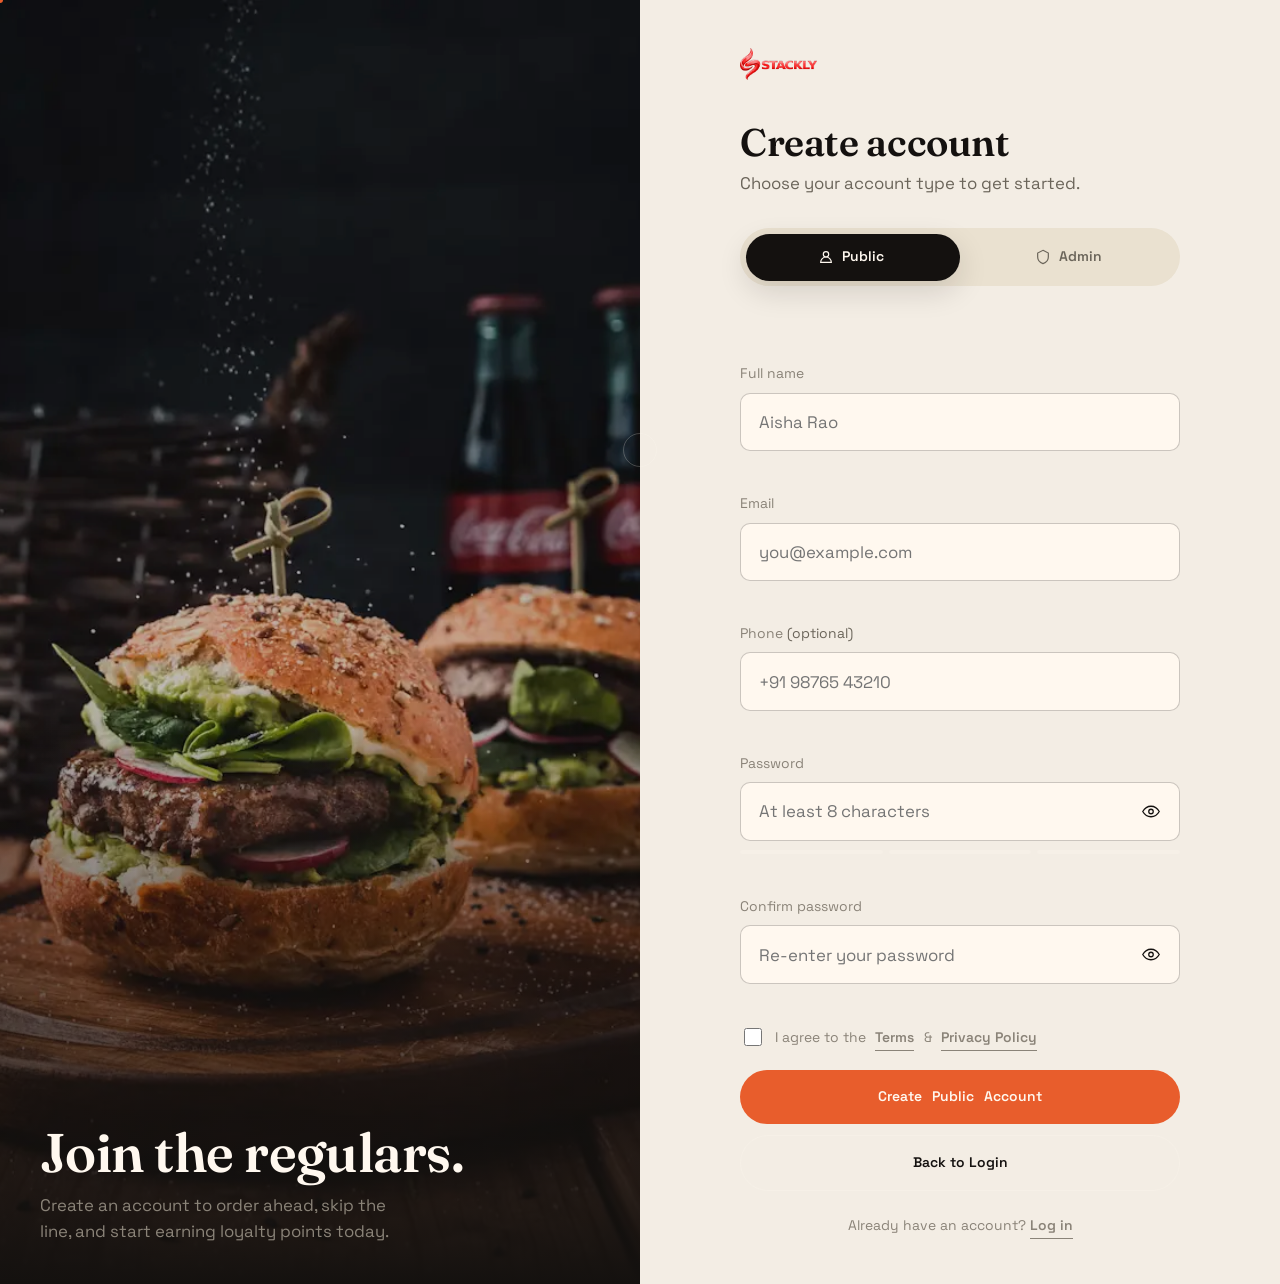
<file: create-account.html>
<!DOCTYPE html>
<html lang="en">
<head>
<meta charset="UTF-8">
<meta name="viewport" content="width=device-width, initial-scale=1.0">
<title>Create Account — Stackly</title>
<meta name="description" content="Create a Stackly account to order ahead, track your food live, and earn loyalty points on every visit.">
<link rel="icon" href="data:image/svg+xml,%3Csvg xmlns='http://www.w3.org/2000/svg' viewBox='0 0 48 48'%3E%3Crect width='48' height='48' rx='12' fill='%23E85D2C'/%3E%3Cpath d='M24 8c-1.4 6-7 8.5-7 15.5A7 7 0 0 0 24 30.5a7 7 0 0 0 7-7c0-2.4-1.2-3.6-2.4-4.8.6 2.4-1.2 3.6-2.4 3.6-1.8 0-3-1.4-3-3.4 0-3 2.4-4.8 2.4-8.6-.6-.8-1.2-1.6-1.6-2.3z' fill='%23FFF8EF'/%3E%3C/svg%3E">
<link rel="stylesheet" href="css/style.css">
<link rel="stylesheet" href="css/animations.css">
<link rel="stylesheet" href="css/responsive.css">
</head>
<body>

<div class="scroll-progress"></div>
<div class="page-transition"><img src="assets/logo/stackly-logo.webp" alt="Stackly" class="brand-logo brand-logo-transition"></div>
<div class="auth-spinner-overlay" id="auth-spinner">
  <div class="auth-spinner"></div>
  <div class="auth-spinner-text" id="auth-spinner-text">Creating your account\u2026</div>
</div>

<main class="auth-shell">
  <div class="auth-visual">
    <img src="assets/index15.webp" alt="Customers enjoying street food at night" onerror="handleImgError(this)">
    <div class="auth-visual-copy">
      <!-- <img src="assets/logo/stackly-logo.webp" alt="Stackly" class="brand-logo"> -->
      <h3>Join the regulars.</h3>
      <p style="color:var(--muted); margin-top:.7rem; max-width:32ch;">Create an account to order ahead, skip the line, and start earning loyalty points today.</p>
    </div>
  </div>

  <div class="auth-form-side">
    <div class="auth-card">
      <a href="index.html" class="brand">
        <img src="assets/logo/stackly-logo.webp" alt="Stackly" class="brand-logo">
      </a>
      <h1>Create account</h1>
      <p class="sub">Choose your account type to get started.</p>

      <div class="role-tabs" data-active="public" id="signup-role-tabs">
        <span class="role-tab-bg"></span>
        <button type="button" class="role-tab is-active" data-role="public">
          <svg viewBox="0 0 24 24" fill="none" stroke="currentColor" stroke-width="1.8"><circle cx="12" cy="8" r="4"/><path d="M4 20a8 8 0 0 1 16 0z"/></svg> Public
        </button>
        <button type="button" class="role-tab" data-role="admin">
          <svg viewBox="0 0 24 24" fill="none" stroke="currentColor" stroke-width="1.8"><path d="M12 2l8 4v6c0 5-3.4 8.4-8 10-4.6-1.6-8-5-8-10V6z"/></svg> Admin
        </button>
      </div>

      <div class="auth-alert" id="signup-alert"></div>

      <form id="create-account-form" novalidate>
        <input type="hidden" id="a-role" value="public">
        <div class="field">
          <label for="a-name">Full name</label>
          <input type="text" id="a-name" name="name" placeholder="Aisha Rao" autocomplete="name" required>
          <span class="field-msg"></span>
        </div>
        <div class="field">
          <label for="a-email">Email</label>
          <input type="email" id="a-email" name="email" placeholder="you@example.com" autocomplete="email" required>
          <span class="field-msg"></span>
        </div>
        <div class="field">
          <label for="a-phone">Phone <span style="color:var(--muted-2); font-weight:400;">(optional)</span></label>
          <input type="tel" id="a-phone" name="phone" placeholder="+91 98765 43210" autocomplete="tel">
          <span class="field-msg"></span>
        </div>
        <div class="field">
          <label for="a-password">Password</label>
          <div class="input-wrap">
            <input type="password" id="a-password" name="password" placeholder="At least 8 characters" autocomplete="new-password" required>
            <button type="button" class="pw-toggle" data-target="a-password" aria-label="Show password">
              <svg class="eye" viewBox="0 0 24 24" fill="none" stroke="currentColor" stroke-width="1.7"><path d="M1 12s4-7 11-7 11 7 11 7-4 7-11 7-11-7-11-7z"/><circle cx="12" cy="12" r="3"/></svg>
              <svg class="eye-off" viewBox="0 0 24 24" fill="none" stroke="currentColor" stroke-width="1.7"><path d="M17.9 17.9A10.6 10.6 0 0 1 12 20c-7 0-11-8-11-8a19 19 0 0 1 4.2-5.5M9.9 4.2A9.9 9.9 0 0 1 12 4c7 0 11 8 11 8a19 19 0 0 1-2.2 3.1"/><path d="M14.1 14.1a3 3 0 1 1-4.2-4.2"/><line x1="1" y1="1" x2="23" y2="23"/></svg>
            </button>
          </div>
          <div class="pw-strength"><i></i><i></i><i></i></div>
          <span class="pw-strength-label"></span>
          <span class="field-msg"></span>
        </div>
        <div class="field">
          <label for="a-confirm">Confirm password</label>
          <div class="input-wrap">
            <input type="password" id="a-confirm" name="confirmPassword" placeholder="Re-enter your password" autocomplete="new-password" required>
            <button type="button" class="pw-toggle" data-target="a-confirm" aria-label="Show password">
              <svg class="eye" viewBox="0 0 24 24" fill="none" stroke="currentColor" stroke-width="1.7"><path d="M1 12s4-7 11-7 11 7 11 7-4 7-11 7-11-7-11-7z"/><circle cx="12" cy="12" r="3"/></svg>
              <svg class="eye-off" viewBox="0 0 24 24" fill="none" stroke="currentColor" stroke-width="1.7"><path d="M17.9 17.9A10.6 10.6 0 0 1 12 20c-7 0-11-8-11-8a19 19 0 0 1 4.2-5.5M9.9 4.2A9.9 9.9 0 0 1 12 4c7 0 11 8 11 8a19 19 0 0 1-2.2 3.1"/><path d="M14.1 14.1a3 3 0 1 1-4.2-4.2"/><line x1="1" y1="1" x2="23" y2="23"/></svg>
            </button>
          </div>
          <span class="field-msg"></span>
        </div>
        <label class="checkbox-row" style="margin-bottom:1.3rem;">
          <input type="checkbox" id="a-terms" name="terms">
          I agree to the <a href="#" data-modal="terms" class="text-link" style="display:inline-flex;">Terms</a> &amp; <a href="#" data-modal="privacy" class="text-link" style="display:inline-flex;">Privacy Policy</a>
        </label>
        <button type="submit" class="btn btn-primary btn-block btn-shine">Create <span id="signup-role-label">Public</span> Account</button>
        <a href="login.html" class="btn btn-ghost btn-block auth-back-button">Back to Login</a>
      </form>

      <p class="form-alt">Already have an account? <a href="login.html" class="text-link" style="display:inline-flex;">Log in</a></p>
    </div>
  </div>
</main>

<div class="modal-overlay" id="legal-modal">
  <div class="modal-box">
    <button class="modal-close" aria-label="Close">&times;</button>
    <div class="modal-content" id="modal-content-privacy">
      <h3>Privacy Policy</h3>
      <p>Stackly collects only what we need to take and prepare your order: your name, contact details, and order history. We never sell this information to third parties.</p>
      <h4>What we collect</h4><p>Account details you provide, order activity, and general location when you use live-tracking features.</p>
      <h4>How we use it</h4><p>To fulfil orders, send order updates, and improve the menu based on what people actually order.</p>
      <h4>Your choices</h4><p>You can request a copy of your data or ask us to delete your account at any time from your dashboard settings.</p>
    </div>
    <div class="modal-content hidden" id="modal-content-terms">
      <h3>Terms &amp; Conditions</h3>
      <p>By ordering from Stackly you agree to pay the listed price at time of order and to collect your order within 20 minutes of the ready notification.</p>
      <h4>Cancellations</h4><p>Orders can be cancelled free of charge before the truck begins preparation; after that, cancellations are handled case by case.</p>
      <h4>Booking events</h4><p>Catering bookings require a 30% deposit to secure the date, refundable up to 7 days before the event.</p>
      <h4>Liability</h4><p>Please tell us about allergies before ordering — our trucks are small kitchens and cannot guarantee a completely allergen-free environment.</p>
    </div>
  </div>
</div>

<script src="https://cdnjs.cloudflare.com/ajax/libs/gsap/3.12.5/gsap.min.js"></script>
<script src="js/main.js"></script>
<script src="js/auth.js"></script>
<script src="js/validation.js"></script>
<script>
  document.addEventListener('DOMContentLoaded', function(){
    var tabs = document.querySelectorAll('#signup-role-tabs .role-tab');
    tabs.forEach(function(tab){
      tab.addEventListener('click', function(){
        document.getElementById('signup-role-label').textContent = tab.dataset.role === 'admin' ? 'Admin' : 'Public';
      });
    });
  });
</script>
</body>
</html>
</file>
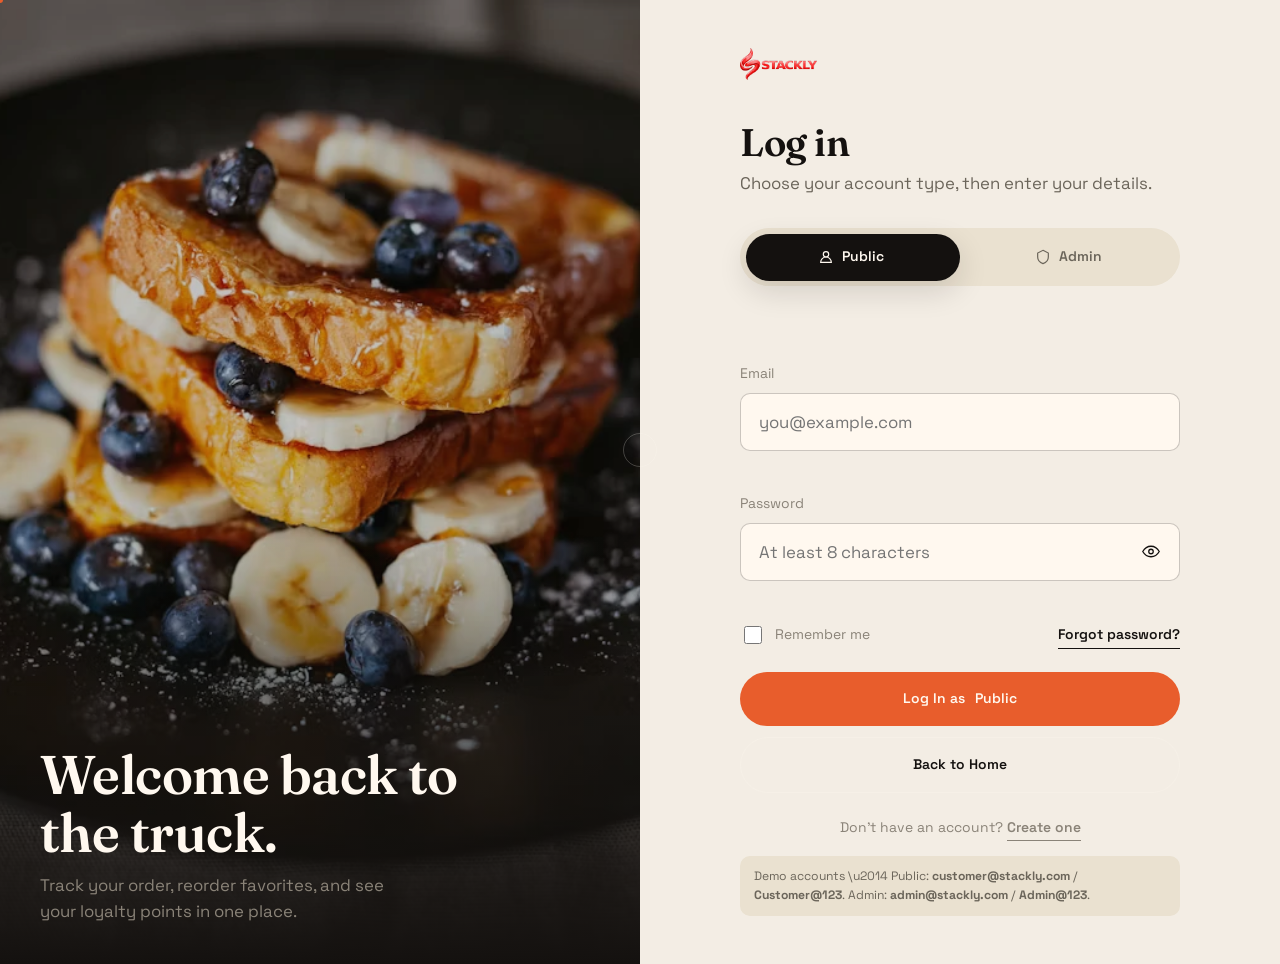
<file: login.html>
<!DOCTYPE html>
<html lang="en">
<head>
<meta charset="UTF-8">
<meta name="viewport" content="width=device-width, initial-scale=1.0">
<title>Log In — Stackly</title>
<meta name="description" content="Log in to your Stackly account to track orders, save favorites and earn loyalty points.">
<link rel="icon" href="data:image/svg+xml,%3Csvg xmlns='http://www.w3.org/2000/svg' viewBox='0 0 48 48'%3E%3Crect width='48' height='48' rx='12' fill='%23E85D2C'/%3E%3Cpath d='M24 8c-1.4 6-7 8.5-7 15.5A7 7 0 0 0 24 30.5a7 7 0 0 0 7-7c0-2.4-1.2-3.6-2.4-4.8.6 2.4-1.2 3.6-2.4 3.6-1.8 0-3-1.4-3-3.4 0-3 2.4-4.8 2.4-8.6-.6-.8-1.2-1.6-1.6-2.3z' fill='%23FFF8EF'/%3E%3C/svg%3E">
<link rel="stylesheet" href="css/style.css">
<link rel="stylesheet" href="css/animations.css">
<link rel="stylesheet" href="css/responsive.css">
</head>
<body>

<div class="scroll-progress"></div>
<div class="page-transition"><img src="assets/logo/stackly-logo.webp" alt="Stackly" class="brand-logo brand-logo-transition"></div>
<div class="auth-spinner-overlay" id="auth-spinner">
  <div class="auth-spinner"></div>
  <div class="auth-spinner-text" id="auth-spinner-text">Signing you in\u2026</div>
</div>

<main class="auth-shell">
  <div class="auth-visual">
    <img src="assets/index11.webp" alt="Stackly food truck at a city location" onerror="handleImgError(this)">
    <div class="auth-visual-copy">
      <!-- <img src="assets/logo/stackly-logo.webp" alt="Stackly" class="brand-logo"> -->
      <h3>Welcome back to the truck.</h3>
      <p style="color:var(--muted); margin-top:.7rem; max-width:32ch;">Track your order, reorder favorites, and see your loyalty points in one place.</p>
    </div>
  </div>

  <div class="auth-form-side">
    <div class="auth-card">
      <a href="index.html" class="brand">
        <img src="assets/logo/stackly-logo.webp" alt="Stackly" class="brand-logo">
      </a>
      <h1>Log in</h1>
      <p class="sub">Choose your account type, then enter your details.</p>

      <div class="role-tabs" data-active="public" id="login-role-tabs">
        <span class="role-tab-bg"></span>
        <button type="button" class="role-tab is-active" data-role="public">
          <svg viewBox="0 0 24 24" fill="none" stroke="currentColor" stroke-width="1.8"><circle cx="12" cy="8" r="4"/><path d="M4 20a8 8 0 0 1 16 0z"/></svg> Public
        </button>
        <button type="button" class="role-tab" data-role="admin">
          <svg viewBox="0 0 24 24" fill="none" stroke="currentColor" stroke-width="1.8"><path d="M12 2l8 4v6c0 5-3.4 8.4-8 10-4.6-1.6-8-5-8-10V6z"/></svg> Admin
        </button>
      </div>

      <div class="auth-alert" id="login-alert"></div>

      <form id="login-form" novalidate>
        <input type="hidden" id="l-role" value="public">
        <div class="field">
          <label for="l-email">Email</label>
          <input type="email" id="l-email" name="email" placeholder="you@example.com" autocomplete="email" required>
          <span class="field-msg"></span>
        </div>
        <div class="field">
          <label for="l-password">Password</label>
          <div class="input-wrap">
            <input type="password" id="l-password" name="password" placeholder="At least 8 characters" autocomplete="current-password" required>
            <button type="button" class="pw-toggle" data-target="l-password" aria-label="Show password">
              <svg class="eye" viewBox="0 0 24 24" fill="none" stroke="currentColor" stroke-width="1.7"><path d="M1 12s4-7 11-7 11 7 11 7-4 7-11 7-11-7-11-7z"/><circle cx="12" cy="12" r="3"/></svg>
              <svg class="eye-off" viewBox="0 0 24 24" fill="none" stroke="currentColor" stroke-width="1.7"><path d="M17.9 17.9A10.6 10.6 0 0 1 12 20c-7 0-11-8-11-8a19 19 0 0 1 4.2-5.5M9.9 4.2A9.9 9.9 0 0 1 12 4c7 0 11 8 11 8a19 19 0 0 1-2.2 3.1"/><path d="M14.1 14.1a3 3 0 1 1-4.2-4.2"/><line x1="1" y1="1" x2="23" y2="23"/></svg>
            </button>
          </div>
          <span class="field-msg"></span>
        </div>
        <div class="form-foot">
          <label class="checkbox-row"><input type="checkbox" name="remember"> Remember me</label>
          <a href="404.html" class="text-link">Forgot password?</a>
        </div>
        <button type="submit" class="btn btn-primary btn-block btn-shine">Log In as <span id="login-role-label">Public</span></button>
        <a href="index.html" class="btn btn-ghost btn-block auth-back-button">Back to Home</a>
      </form>

      <p class="form-alt">Don't have an account? <a href="create-account.html" class="text-link" style="display:inline-flex;">Create one</a></p>
      <p class="auth-demo-hint">Demo accounts \u2014 Public: <strong>customer@stackly.com</strong> / <strong>Customer@123</strong>. Admin: <strong>admin@stackly.com</strong> / <strong>Admin@123</strong>.</p>
    </div>
  </div>
</main>

<script src="https://cdnjs.cloudflare.com/ajax/libs/gsap/3.12.5/gsap.min.js"></script>
<script src="js/main.js"></script>
<script src="js/auth.js"></script>
<script src="js/validation.js"></script>
<script>
  document.addEventListener('DOMContentLoaded', function(){
    var params = new URLSearchParams(window.location.search);
    var role = params.get('role');
    if(role === 'admin' || role === 'public'){
      var tab = document.querySelector('#login-role-tabs .role-tab[data-role="' + role + '"]');
      if(tab) tab.click();
    }
    if(params.get('registered') === '1'){
      showAuthAlert('login-alert', 'Account created successfully. Please log in below.', true);
    }
  });
</script>
</body>
</html>
</file>
<file: css/style.css>
/* ==========================================================================
   ROAM — Food Truck Business
   Core design system: tokens, reset, layout, components
   ========================================================================== */

@import url('https://fonts.googleapis.com/css2?family=Fraunces:ital,opsz,wght@0,9..144,300;0,9..144,400;0,9..144,500;0,9..144,600;0,9..144,700;1,9..144,400;1,9..144,500&family=Space+Grotesk:wght@400;500;600;700&display=swap');

:root{
  /* ---- Color tokens ---- */
  --ink:            #14110F;   /* primary dark background */
  --ink-2:          #1C1814;   /* slightly lifted dark surface */
  --ink-3:          #262019;   /* card surface on dark */
  --cream:          #F3EDE4;   /* light background */
  --cream-2:        #EAE1D0;   /* light surface, secondary */
  --paper:          #FFF8EF;   /* text on dark / light surface accents */
  --flame:          #E85D2C;   /* primary accent — fire / citrus */
  --flame-dark:     #B84420;
  --flame-soft:     rgba(232,93,44,.16);
  --herb:           #2F5D50;   /* secondary accent — fresh / herb */
  --herb-light:     #4F8A76;
  --muted:          #8A8378;   /* warm grey, secondary text on dark */
  --muted-2:        #6B655A;   /* secondary text on light */
  --line:           rgba(255,248,239,.12);
  --line-strong:    rgba(255,248,239,.22);
  --line-dark:      rgba(20,17,15,.12);
  --line-dark-strong:rgba(20,17,15,.22);
  --shadow-lift:    0 20px 60px rgba(0,0,0,.35);
  --shadow-soft:    0 10px 30px rgba(20,17,15,.14);

  /* ---- Type ---- */
  --font-display: 'Fraunces', serif;
  --font-body: 'Space Grotesk', sans-serif;

  --step--1: clamp(0.78rem, 0.75rem + 0.15vw, 0.88rem);
  --step-0:  clamp(0.95rem, 0.9rem + 0.2vw, 1.05rem);
  --step-1:  clamp(1.15rem, 1.05rem + 0.4vw, 1.3rem);
  --step-2:  clamp(1.4rem, 1.2rem + 0.7vw, 1.75rem);
  --step-3:  clamp(1.8rem, 1.5rem + 1.2vw, 2.4rem);
  --step-4:  clamp(2.3rem, 1.8rem + 2vw, 3.4rem);
  --step-5:  clamp(3rem, 2.2rem + 3.2vw, 5rem);
  --step-6:  clamp(3.8rem, 2.6rem + 5vw, 7.2rem);

  /* ---- Layout ---- */
  --container: 1320px;
  --gutter: clamp(1.25rem, 4vw, 3rem);
  --radius-sm: 10px;
  --radius-md: 18px;
  --radius-lg: 28px;
  --radius-pill: 999px;
  --nav-h: 64px;
  --ease-out: cubic-bezier(.16,.84,.44,1);
  --ease-in-out: cubic-bezier(.65,0,.35,1);
}

/* ---------------------------------------------------------------------- */
/* Reset                                                                   */
/* ---------------------------------------------------------------------- */
*, *::before, *::after{ box-sizing: border-box; }
html{ scroll-behavior: smooth; }
html, body{ max-width: 100%; overflow-x: hidden; }
body{
  margin:0;
  background: var(--ink);
  color: var(--paper);
  font-family: var(--font-body);
  font-size: var(--step-0);
  line-height: 1.55;
  -webkit-font-smoothing: antialiased;
  text-rendering: optimizeLegibility;
}
img, svg, video, canvas{ display:block; max-width:100%; height:auto; }
a{ color: inherit; text-decoration: none; }
button, input, select, textarea{ font: inherit; color: inherit; }
button{ cursor:pointer; background:none; border:none; }
ul, ol{ list-style:none; margin:0; padding:0; }
h1,h2,h3,h4,p,figure{ margin:0; }
input, textarea{ background:none; border:none; outline:none; }
::selection{ background: var(--flame); color: var(--paper); }

h1,h2,h3,h4{
  font-family: var(--font-display);
  font-weight: 600;
  line-height: 1.05;
  letter-spacing: -0.01em;
}

.container{
  width: 100%;
  max-width: var(--container);
  margin-inline: auto;
  padding-inline: var(--gutter);
}

.section{
  position: relative;
  padding-block: clamp(4rem, 9vw, 8rem);
}
.section-light{ background: var(--cream); color: var(--ink); }
.section-dark{ background: var(--ink); color: var(--paper); }

.section-head{
  display:flex;
  flex-wrap: wrap;
  justify-content: space-between;
  align-items: flex-end;
  gap: 1.5rem;
  margin-bottom: clamp(2rem, 5vw, 3.5rem);
}
.section-head .kicker{
  display:block;
  font-size: var(--step--1);
  color: var(--flame);
  font-weight: 600;
  margin-bottom: .6rem;
}
.section-head h2{ font-size: var(--step-4); max-width: 18ch; }
.section-head p{ max-width: 42ch; color: var(--muted); }
.section-light .section-head p{ color: var(--muted-2); }

/* ---------------------------------------------------------------------- */
/* Buttons                                                                 */
/* ---------------------------------------------------------------------- */
.btn{
  position: relative;
  display: inline-flex;
  align-items: center;
  justify-content: center;
  gap: .6rem;
  padding: 1rem 1.9rem;
  border-radius: var(--radius-pill);
  font-weight: 600;
  font-size: var(--step--1);
  white-space: nowrap;
  isolation: isolate;
  overflow: hidden;
  transition: transform .4s var(--ease-out), box-shadow .4s var(--ease-out), background .3s ease, color .3s ease;
}
.btn-primary{
  background: var(--flame);
  color: var(--paper);
}
.btn-primary:hover{ box-shadow: 0 14px 34px var(--flame-soft); transform: translateY(-2px); }
.btn-ghost{
  background: transparent;
  border: 1px solid var(--line-strong);
  color: inherit;
}
.section-light .btn-ghost{ border-color: var(--line-dark-strong); }
.btn-ghost:hover{ background: var(--paper); color: var(--ink); border-color: var(--paper); }
.section-light .btn-ghost:hover{ background: var(--ink); color: var(--paper); border-color: var(--ink); }
.btn-dark{ background: var(--ink); color: var(--paper); }
.btn-dark:hover{ transform: translateY(-2px); box-shadow: var(--shadow-soft); }
.btn-block{ width:100%; }
.btn[disabled]{ opacity:.5; pointer-events:none; }

.btn-shine::after{
  content:'';
  position:absolute; inset:0;
  background: linear-gradient(115deg, transparent 20%, rgba(255,255,255,.35) 40%, transparent 60%);
  transform: translateX(-120%);
}
.btn-shine:hover::after{ transform: translateX(120%); transition: transform .8s var(--ease-out); }

.text-link{
  position: relative;
  display:inline-flex;
  align-items:center;
  gap:.5rem;
  font-weight:600;
  font-size: var(--step--1);
}
.text-link::after{
  content:'';
  position:absolute; left:0; right:0; bottom:-3px;
  height:1px; background: currentColor;
  transform: scaleX(1); transform-origin: right;
  transition: transform .4s var(--ease-out);
}
.text-link:hover::after{ transform: scaleX(0); transform-origin: left; }

/* ---------------------------------------------------------------------- */
/* Navbar                                                                  */
/* ---------------------------------------------------------------------- */
.navbar{
  position: fixed; top:0; left:0; right:0; z-index: 500;
  height: var(--nav-h);
  display:flex; align-items:center;
  transition: background .45s var(--ease-out), border-color .45s var(--ease-out), backdrop-filter .45s ease;
  border-bottom: 1px solid transparent;
}
.navbar.is-scrolled{
  background: rgba(20,17,15,.72);
  backdrop-filter: blur(16px) saturate(140%);
  -webkit-backdrop-filter: blur(16px) saturate(140%);
  border-bottom-color: var(--line);
}
.navbar .container{ display:flex; align-items:center; justify-content:space-between; gap: 1.5rem; }

.brand{ display:flex; align-items:center; gap:.6rem; flex-shrink:0; }
.brand-mark{ display:flex; align-items:center; justify-content:center; }
.brand-mark svg{ width: 40px; height: 40px; }
.brand-logo{ display:block; height: 34px; width:auto; object-fit:contain; }
.navbar .brand-logo{ height: 52px; }
.mobile-menu-top .brand-logo{ height: 30px; }
.footer-brand .brand-logo{ height: 40px; margin-bottom: .2rem; }
.auth-card .brand-logo{ height: 32px; margin-bottom: .4rem; }
.auth-visual-copy .brand-logo{ height: 34px; margin-bottom: 1rem; }
.error-nav .brand-logo{ height: 32px; }
.dash-topbar .brand-logo{ height: 28px; }
.brand-logo-transition{ height: 46px; }
.page-transition .brand-logo-transition{ filter: brightness(0) invert(1); }

.nav-links{ display:flex; align-items:center; gap: clamp(1.1rem, 2vw, 2.1rem); }
.nav-links a{
  position:relative;
  font-size: var(--step--1);
  font-weight: 500;
  color: var(--muted);
  padding-block: .4rem;
  transition: color .3s ease;
}
.nav-links a::after{
  content:''; position:absolute; left:0; bottom:0; width:100%; height:2px;
  background: var(--flame); transform: scaleX(0); transform-origin:left;
  transition: transform .35s var(--ease-out);
}
.nav-links a:hover, .nav-links a.is-active{ color: var(--paper); }
.nav-links a.is-active::after{ transform: scaleX(1); }

.nav-actions{ display:flex; align-items:center; gap: .9rem; }
.nav-actions .btn{ padding: .8rem 1.5rem; }

.hamburger{
  display:none;
  width: 44px; height: 40px;
  border-radius: 11px;
  align-items:center; justify-content:center;
  border: 0;
  background: transparent;
  flex-direction: column; gap:5px;
}
.hamburger span{ width: 23px; height: 3px; border-radius: 999px; background: var(--paper); transition: transform .35s var(--ease-out), opacity .3s ease; }
.hamburger.is-open span:nth-child(1){ transform: translateY(7px) rotate(45deg); }
.hamburger.is-open span:nth-child(2){ opacity:0; }
.hamburger.is-open span:nth-child(3){ transform: translateY(-7px) rotate(-45deg); }

.mobile-menu{
  position: fixed; inset:0; z-index: 600;
  background: var(--ink);
  display:flex; flex-direction:column;
  padding: 1.6rem var(--gutter) 2.5rem;
  transform: translateY(-100%);
  visibility: hidden;
}
.mobile-menu.is-open{ visibility: visible; }
.mobile-menu-top{ display:flex; align-items:center; justify-content:space-between; }
.mobile-menu-links{ margin-top: clamp(2rem,8vh,4rem); display:flex; flex-direction:column; gap: .3rem; }
.mobile-menu-links a{
  font-family: var(--font-display);
  font-size: clamp(2.1rem, 10vw, 3.4rem);
  font-weight: 500;
  padding-block: .35rem;
  border-bottom: 1px solid var(--line);
  color: var(--paper);
}
.mobile-menu-links a.is-active{
  color: var(--flame);
  border-bottom-color: var(--flame);
}
.mobile-menu-actions{ margin-top: auto; display:flex; flex-direction:column; gap: .9rem; padding-top: 2rem; }
.mobile-menu .close-btn{ width:46px;height:46px;border-radius:50%;border:1px solid var(--line-strong); display:flex; align-items:center; justify-content:center; }

body.menu-open{ overflow: hidden; }

/* ---------------------------------------------------------------------- */
/* Loading screen                                                          */
/* ---------------------------------------------------------------------- */
.loader{
  position: fixed; inset:0; z-index: 9999;
  background: var(--ink);
  display:grid; place-items:center;
}
.loader-grid{
  display:grid;
  grid-template-columns: repeat(6, 1fr);
  grid-template-rows: repeat(4, 1fr);
  gap: 8px;
  width: min(80vw, 620px);
  height: min(52vw, 340px);
}
.loader-block{
  border-radius: 12px;
  background: var(--ink-3);
  opacity:0;
  overflow: hidden;
  position:relative;
}
.loader-block img{ width:100%; height:100%; object-fit:cover; }
.loader-block.b-logo{ grid-column: span 3; grid-row: span 2; display:flex; align-items:center; justify-content:center; background: var(--paper); padding: 10%; }
.loader-block.b-logo img{ width:100%; height:100%; object-fit:contain; }
.loader-block.b-pct{ grid-column: span 3; display:flex; align-items:center; justify-content:center; background: var(--herb); }
.loader-pct{ font-family: var(--font-display); font-size: clamp(1.4rem,4vw,2.2rem); color: var(--paper); font-weight:600; }
.loader-caption{
  position:absolute; bottom: 6%; left:0; right:0; text-align:center;
  font-size: var(--step--1); color: var(--muted); letter-spacing:.02em;
}

/* ---------------------------------------------------------------------- */
/* Cursor                                                                  */
/* ---------------------------------------------------------------------- */
.cursor-dot, .cursor-ring{
  position: fixed; top:0; left:0; pointer-events:none; z-index: 4000;
  border-radius: 50%;
  transform: translate(-50%,-50%);
  will-change: transform;
}
.cursor-dot{ width:6px; height:6px; background: var(--flame); }
.cursor-ring{ width:34px; height:34px; border:1px solid var(--line-strong); transition: width .3s var(--ease-out), height .3s var(--ease-out), border-color .3s ease, background .3s ease; }
.cursor-ring.is-hover{ width:64px; height:64px; background: var(--flame-soft); border-color: var(--flame); }
@media (hover:none), (pointer:coarse){ .cursor-dot,.cursor-ring{ display:none; } }

/* ---------------------------------------------------------------------- */
/* Scroll progress                                                        */
/* ---------------------------------------------------------------------- */
.scroll-progress{
  position: fixed; top:0; left:0; height:3px; width:0%;
  background: var(--flame); z-index: 700;
}

/* ---------------------------------------------------------------------- */
/* Page transition overlay                                                */
/* ---------------------------------------------------------------------- */
.page-transition{
  position: fixed; inset:0; z-index: 8000;
  background: var(--flame);
  transform: translateY(101%);
  display:flex; align-items:center; justify-content:center;
}

/* ---------------------------------------------------------------------- */
/* Hero                                                                    */
/* ---------------------------------------------------------------------- */
.hero{
  position: relative;
  min-height: 100svh;
  display:flex; align-items:center;
  padding-top: calc(var(--nav-h) + 2rem);
  padding-bottom: 3rem;
  overflow: hidden;
  background: radial-gradient(ellipse at 20% 0%, #241d16 0%, var(--ink) 55%);
}
.hero-noise{ position:absolute; inset:0; opacity:.05; background-image: url("data:image/svg+xml,%3Csvg xmlns='http://www.w3.org/2000/svg' width='120' height='120'%3E%3Cfilter id='n'%3E%3CfeTurbulence type='fractalNoise' baseFrequency='.9' numOctaves='2'/%3E%3C/filter%3E%3Crect width='100%25' height='100%25' filter='url(%23n)'/%3E%3C/svg%3E"); pointer-events:none; }
.hero-shape{ position:absolute; border-radius:50%; filter: blur(70px); opacity:.5; pointer-events:none; }
.hero-shape.s1{ width:420px; height:420px; background: var(--flame); top:-10%; right:-6%; }
.hero-shape.s2{ width:320px; height:320px; background: var(--herb); bottom:-8%; left:-6%; opacity:.35; }

.hero .container{ display:grid; grid-template-columns: minmax(0,1.05fr) minmax(0,.95fr); gap: clamp(2rem,5vw,4rem); align-items:center; position:relative; z-index:2; }
.hero-status{
  display:inline-flex; align-items:center; gap:.55rem;
  padding: .5rem .95rem; border-radius: var(--radius-pill);
  border: 1px solid var(--line-strong); font-size: var(--step--1); color: var(--muted);
  margin-bottom: 1.6rem;
}
.hero-status .dot{ width:7px; height:7px; border-radius:50%; background:#5FD08A; box-shadow:0 0 0 3px rgba(95,208,138,.2); }

.hero-title{
  font-size: var(--step-6);
  overflow: hidden;
}
.hero-title .line{ display:block; overflow:hidden; }
.hero-title .line span{ display:inline-block; will-change: transform; }
.hero-title em{ font-style: italic; color: var(--flame); font-weight: 500; }
.hero-morph-word{ display:inline-block; min-width: 11ch; color: var(--flame); font-style: italic; font-weight: 500; }

.hero-desc{ margin-top: 1.6rem; max-width: 46ch; color: var(--muted); font-size: var(--step-1); }
.hero-ctas{ display:flex; flex-wrap:wrap; gap: 1rem; margin-top: 2.2rem; }

.hero-stats{ display:flex; gap: clamp(1.5rem,4vw,3rem); margin-top: 3rem; flex-wrap:wrap; }
.hero-stat .num{ font-family: var(--font-display); font-size: var(--step-3); color: var(--paper); }
.hero-stat .label{ font-size: var(--step--1); color: var(--muted); }

.hero-visual{ position: relative; min-width:0; height: clamp(360px, 46vw, 620px); }
.hero-visual-frame{ position:absolute; inset: 6% 0; border-radius: var(--radius-lg); overflow:hidden; box-shadow: var(--shadow-lift); }
.hero-visual-frame img{ width:100%; height:100%; object-fit:cover; }
.float-card{
  position:absolute; background: var(--paper); color: var(--ink);
  border-radius: var(--radius-md); padding: .9rem 1.1rem;
  display:flex; align-items:center; gap:.7rem;
  box-shadow: var(--shadow-lift); will-change: transform;
}
.float-card img{ width:44px; height:44px; border-radius:10px; object-fit:cover; flex-shrink:0; }
.float-card .fc-name{ font-weight:600; font-size: var(--step--1); }
.float-card .fc-sub{ font-size: .75rem; color: var(--muted-2); }
.float-card.fc-1{ top:6%; left:-6%; }
.float-card.fc-2{ bottom:14%; right:-8%; }
.float-card.fc-3{ bottom:-4%; left:14%; padding:.7rem .9rem; }
.float-ingredient{ position:absolute; width:70px; height:70px; border-radius:50%; overflow:hidden; box-shadow: var(--shadow-soft); border: 3px solid var(--ink); }
.float-ingredient img{ width:100%; height:100%; object-fit:cover; }
.float-ingredient.fi-1{ top:-6%; right:20%; width:58px; height:58px; }
.float-ingredient.fi-2{ bottom:38%; left:-10%; width:64px; height:64px; }

/* ---------------------------------------------------------------------- */
/* Marquee                                                                 */
/* ---------------------------------------------------------------------- */
.marquee{ position:relative; overflow:hidden; border-block: 1px solid var(--line); padding-block: 1.1rem; background: var(--ink-2); }
.marquee-track{ display:flex; width: max-content; gap: 2.5rem; will-change: transform; }
.marquee-track span{ display:flex; align-items:center; gap: 2.5rem; font-family: var(--font-display); font-style: italic; font-size: var(--step-2); color: var(--muted); white-space:nowrap; }
.marquee-track span i{ width:7px; height:7px; border-radius:50%; background: var(--flame); font-style:normal; }
.marquee[data-pause="true"]:hover .marquee-track{ animation-play-state: paused; }

/* ---------------------------------------------------------------------- */
/* Story section                                                          */
/* ---------------------------------------------------------------------- */
.story{ background: var(--cream); color: var(--ink); }
.story-grid{ display:grid; grid-template-columns: .95fr 1.05fr; gap: clamp(2rem,6vw,5rem); }
.story-sticky{ position: sticky; top: calc(var(--nav-h) + 2rem); align-self:stretch; height:100%; display:flex; flex-direction:column; gap:1.4rem; }
.story-media{ position:relative; border-radius: var(--radius-lg); overflow:hidden; aspect-ratio: 4/5; box-shadow: var(--shadow-soft); }
.story-media img{ width:100%; height:100%; object-fit:cover; }
.story-media:first-child, .story-media-secondary{ flex:1 1 0; min-height:0; aspect-ratio:auto; }
.story-media-secondary{ margin-top:0; }
.story-panels{ display:flex; flex-direction:column; gap: clamp(4rem, 10vw, 7rem); padding-top: 1rem; }
.story-panel .idx{ font-size: var(--step--1); color: var(--flame); font-weight:600; margin-bottom: .8rem; }
.story-panel h3{ font-size: var(--step-3); max-width: 16ch; }
.story-panel p{ margin-top: 1rem; max-width: 46ch; color: var(--muted-2); }

/* ---------------------------------------------------------------------- */
/* Menu cards                                                              */
/* ---------------------------------------------------------------------- */
.menu-tabs{ display:flex; flex-wrap:wrap; gap: .6rem; margin-bottom: 2.4rem; }
.menu-tab{ padding: .6rem 1.2rem; border-radius: var(--radius-pill); border:1px solid var(--line-strong); font-size: var(--step--1); color: var(--muted); }
.menu-tab.is-active{ background: var(--paper); color: var(--ink); border-color: var(--paper); }

.menu-grid{ display:grid; grid-template-columns: repeat(auto-fit, minmax(260px,1fr)); gap: 1.4rem; }
.menu-card{
  position: relative;
  border-radius: var(--radius-lg);
  background: var(--ink-2);
  border: 1px solid var(--line);
  padding: 1.2rem;
  overflow: hidden;
  transform-style: preserve-3d;
  --mx: 50%; --my: 50%;
}
.menu-card::before{
  content:''; position:absolute; inset:0; border-radius: inherit; opacity:0; pointer-events:none;
  background: radial-gradient(280px circle at var(--mx) var(--my), rgba(255,248,239,.10), transparent 60%);
  transition: opacity .35s ease;
}
.menu-card:hover::before{ opacity:1; }
.menu-card-media{ position:relative; border-radius: var(--radius-md); overflow:hidden; aspect-ratio: 1/1; margin-bottom: 1.1rem; }
.menu-card-media img{ width:100%; height:100%; object-fit:cover; transition: transform .7s var(--ease-out); }
.menu-card:hover .menu-card-media img{ transform: scale(1.09); }
.menu-card-badge{ position:absolute; top:.7rem; left:.7rem; background: var(--flame); color:var(--paper); font-size:.72rem; font-weight:600; padding:.3rem .7rem; border-radius: var(--radius-pill); }
.menu-card-top{ display:flex; justify-content:space-between; align-items:flex-start; gap:.6rem; }
.menu-card h4{ font-size: var(--step-1); }
.menu-card .price{ font-family: var(--font-display); color: var(--flame); font-size: var(--step-1); flex-shrink:0; }
.menu-card p{ margin-top:.5rem; color: var(--muted); font-size: var(--step--1); }
.menu-card-foot{ display:flex; align-items:center; justify-content:space-between; margin-top: 1.1rem; }
.rating{ display:flex; align-items:center; gap:.35rem; font-size: var(--step--1); color: var(--muted); }
.rating svg{ width:14px; height:14px; fill: var(--flame); }
.icon-btn{
  width:42px; height:42px; border-radius:50%; background: var(--paper); color: var(--ink);
  display:flex; align-items:center; justify-content:center; transition: transform .3s var(--ease-out), background .3s ease;
}
.icon-btn:hover{ transform: rotate(90deg); background: var(--flame); color: var(--paper); }

/* ---------------------------------------------------------------------- */
/* Horizontal scroll experience                                           */
/* ---------------------------------------------------------------------- */
.horizontal-section{ background: var(--ink); overflow: hidden; }
.h-pin{ height: 100vh; display:flex; align-items:center; overflow:hidden; }
.h-track{ display:flex; gap: 1.5rem; will-change: transform; padding-left: var(--gutter); }
.h-panel{
  position:relative; flex: 0 0 clamp(280px, 32vw, 420px); height: clamp(340px, 60vh, 520px);
  border-radius: var(--radius-lg); overflow:hidden;
}
.h-panel img{ width:100%; height:100%; object-fit:cover; }
.h-panel-info{ position:absolute; left:0; right:0; bottom:0; padding: 1.5rem; background: linear-gradient(0deg, rgba(0,0,0,.75), transparent); }
.h-panel-info .tag{ font-size: var(--step--1); color: var(--flame); font-weight:600; }
.h-panel-info h4{ font-size: var(--step-2); color: var(--paper); margin-top:.3rem; }
.h-panel-info p{ color: var(--muted); font-size: var(--step--1); margin-top:.3rem; }
.h-panel.h-title{ flex-basis: clamp(240px,28vw,360px); display:flex; align-items:center; background: none; }
.h-panel.h-title h3{ font-size: var(--step-4); }

/* ---------------------------------------------------------------------- */
/* Timeline / How it works                                                */
/* ---------------------------------------------------------------------- */
.how-it-works-grid{ display:grid; grid-template-columns:minmax(0,1fr) minmax(280px,.72fr); gap:clamp(2rem,5vw,5rem); align-items:stretch; }
.how-it-works-image{ align-self:end; height:calc(100% - 4rem); min-height:460px; border-radius:var(--radius-lg); overflow:hidden; }
.how-it-works-image img{ width:100%; height:100%; object-fit:cover; display:block; }
.journey-image{ height:calc(100% - 8rem); min-height:380px; }
.timeline{ position:relative; }
.timeline-line{ position:absolute; left: 28px; top:0; bottom:0; width:2px; background: var(--line); }
.timeline-line-fill{ position:absolute; left:0; top:0; width:100%; height:0%; background: var(--flame); }
.timeline-steps{ display:flex; flex-direction:column; gap: clamp(2.5rem,6vw,4rem); }
.timeline-step{ display:grid; grid-template-columns: 56px 1fr; gap: 1.5rem; align-items:start; position:relative; }
.timeline-num{
  width:56px; height:56px; border-radius:50%; background: var(--ink-2); border:1px solid var(--line-strong);
  display:flex; align-items:center; justify-content:center; font-family: var(--font-display); font-size: var(--step-1);
  z-index:2; flex-shrink:0;
}
.timeline-step.is-active .timeline-num{ background: var(--flame); border-color: var(--flame); }
.timeline-step h4{ font-size: var(--step-2); }
.timeline-step p{ color: var(--muted); margin-top:.5rem; max-width: 48ch; }

/* ---------------------------------------------------------------------- */
/* Offers                                                                  */
/* ---------------------------------------------------------------------- */
.offers-grid{ display:grid; grid-template-columns: repeat(auto-fit,minmax(240px,1fr)); gap: 1.4rem; }
.offer-card{ perspective: 1400px; height: 300px; }
.offer-card-inner{ position:relative; width:100%; height:100%; transform-style: preserve-3d; transition: transform .7s var(--ease-in-out); }
.offer-card:hover .offer-card-inner{ transform: rotateY(180deg); }
.offer-face{ position:absolute; inset:0; border-radius: var(--radius-lg); backface-visibility:hidden; padding: 1.6rem; display:flex; flex-direction:column; }
.offer-front{ background: var(--ink-2); border:1px solid var(--line); justify-content:space-between; }
.offer-back{ background: var(--flame); color: var(--ink); transform: rotateY(180deg); justify-content:center; }
.offer-badge{ align-self:flex-start; background: var(--flame); color:var(--paper); font-size:.72rem; font-weight:700; padding:.3rem .7rem; border-radius: var(--radius-pill); }
.offer-front h4{ font-size: var(--step-2); margin-top:1.2rem; }
.offer-front .meta{ color: var(--muted); font-size: var(--step--1); }
.offer-back h5{ font-family: var(--font-display); font-size: var(--step-2); }
.offer-back p{ margin-top:.6rem; font-size: var(--step--1); }

/* ---------------------------------------------------------------------- */
/* Locations                                                               */
/* ---------------------------------------------------------------------- */
.locations-list{ display:flex; flex-direction:column; border-top:1px solid var(--line); }
.location-row{
  position:relative; display:grid; grid-template-columns: 60px 1.4fr 1fr auto; align-items:center; gap: 1.5rem;
  padding: 1.6rem .5rem; border-bottom:1px solid var(--line); overflow:hidden; cursor: pointer;
}
.location-row .lr-index{ font-family: var(--font-display); color: var(--muted); font-size: var(--step-1); }
.location-row h4{ font-size: var(--step-2); position:relative; z-index:2; }
.location-row .lr-meta{ color: var(--muted); font-size: var(--step--1); position:relative; z-index:2; }
.location-row .lr-arrow{ width:44px; height:44px; border-radius:50%; border:1px solid var(--line-strong); display:flex; align-items:center; justify-content:center; transition: transform .4s var(--ease-out), background .3s ease; position:relative; z-index:2; }
.location-row:hover .lr-arrow{ background: var(--flame); border-color: var(--flame); transform: rotate(45deg); }
.location-bg{ position:absolute; inset:0; opacity:0; background-size:cover; background-position:center; transition: opacity .5s ease; }
.location-bg::after{ content:''; position:absolute; inset:0; background: linear-gradient(90deg, var(--ink) 20%, rgba(20,17,15,.55)); }
.location-row:hover .location-bg{ opacity:1; }
.location-row:hover h4, .location-row:hover .lr-meta, .location-row:hover .lr-index{ color: var(--paper); }

/* ---------------------------------------------------------------------- */
/* Testimonials                                                            */
/* ---------------------------------------------------------------------- */
.testimonial-track{ display:flex; gap: 1.4rem; width: max-content; will-change: transform; }
.testimonial-card{
  width: clamp(280px, 32vw, 380px); flex-shrink:0; background: var(--ink-2); border:1px solid var(--line);
  border-radius: var(--radius-lg); padding: 1.8rem;
}
.t-head{ display:flex; align-items:center; gap: .9rem; }
.t-head img{ width:50px; height:50px; border-radius:50%; object-fit:cover; }
.t-name{ font-weight:600; }
.t-role{ font-size: .8rem; color: var(--muted); }
.t-stars{ display:flex; gap:.2rem; margin-top: 1rem; }
.t-stars svg{ width:14px;height:14px; fill: var(--flame); }
.t-quote{ margin-top: .9rem; color: var(--muted); font-size: var(--step--1); }

/* ---------------------------------------------------------------------- */
/* Gallery bento                                                          */
/* ---------------------------------------------------------------------- */
.bento{ display:grid; grid-template-columns: repeat(4, 1fr); grid-auto-rows: 140px; gap: 1rem; }
.bento-item{ position:relative; border-radius: var(--radius-md); overflow:hidden; cursor:pointer; }
.bento-item img{ width:100%; height:100%; object-fit:cover; transition: transform .7s var(--ease-out); }
.bento-item:hover img{ transform: scale(1.08); }
.bento-item::after{ content:''; position:absolute; inset:0; background: linear-gradient(0deg, rgba(20,17,15,.55), transparent 45%); opacity:0; transition: opacity .4s ease; }
.bento-item:hover::after{ opacity:1; }
.bento-cap{ position:absolute; left:.9rem; bottom:.8rem; font-size: var(--step--1); color: var(--paper); opacity:0; transform: translateY(6px); transition: all .4s ease; z-index:2; }
.bento-item:hover .bento-cap{ opacity:1; transform: translateY(0); }
.bento-item.g-a{ grid-column: span 2; grid-row: span 2; }
.bento-item.g-b{ grid-column: span 2; grid-row: span 1; }
.bento-item.g-c{ grid-column: span 1; grid-row: span 1; }
.bento-item.g-d{ grid-column: span 1; grid-row: span 2; }

/* ---------------------------------------------------------------------- */
/* Final CTA                                                              */
/* ---------------------------------------------------------------------- */
.final-cta{ position:relative; text-align:center; overflow:hidden; background: var(--flame); color: var(--ink); }
.final-cta h2{ font-size: clamp(2.4rem, 7vw, 5.5rem); line-height:1; max-width: 16ch; margin-inline:auto; }
.final-cta p{ margin-top: 1.3rem; color: rgba(20,17,15,.7); font-size: var(--step-1); }
.final-cta .cta-actions{ display:flex; flex-wrap:wrap; justify-content:center; gap:1rem; margin-top: 2.3rem; }
.final-cta .btn-primary{ background: var(--ink); }
.final-cta .btn-ghost{ border-color: rgba(20,17,15,.35); }
.final-cta .btn-ghost:hover{ background: var(--ink); color: var(--paper); border-color: var(--ink); }
.cta-float{ position:absolute; width:64px; height:64px; border-radius:50%; overflow:hidden; box-shadow: var(--shadow-soft); border: 3px solid rgba(20,17,15,.15); }
.cta-float img{ width:100%;height:100%;object-fit:cover; }

/* ---------------------------------------------------------------------- */
/* Footer                                                                  */
/* ---------------------------------------------------------------------- */
.site-footer{ background: var(--ink-2); border-top:1px solid var(--line); padding-top: clamp(3rem,7vw,5rem); overflow:hidden; }
.footer-top{ display:flex; align-items:flex-start; justify-content:space-between; flex-wrap:wrap; gap: 2rem; padding-bottom: 3rem; border-bottom: 1px solid var(--line); }
.footer-brand p{ color: var(--muted); max-width: 34ch; margin-top: 1rem; }
.footer-newsletter{ position:relative; display:flex; gap:.6rem; margin-top:1.4rem; margin-bottom:1.7rem; flex-wrap:wrap; }
.footer-newsletter input{ background: var(--ink-3); border:1px solid var(--line); border-radius: var(--radius-pill); padding: .85rem 1.2rem; min-width: 220px; flex:1; font-size: var(--step--1); }
.footer-newsletter input.is-error{ border-color:#E14848; box-shadow:0 0 0 4px rgba(225,72,72,.15); }
.footer-newsletter-msg{ position:absolute; top:calc(100% + .35rem); left:0; color:#E88484; font-size:.78rem; min-height:1.1em; }
.footer-newsletter-msg:not(.is-visible){ visibility:hidden; }
.footer-cols{ display:flex; gap: clamp(2rem,6vw,5rem); flex-wrap:wrap; }
.footer-col h5{ font-size: var(--step--1); color: var(--muted); margin-bottom: 1rem; font-weight:600; }
.footer-col a, .footer-col li, .footer-col span, .footer-col address{ display:block; color: var(--paper); font-size: var(--step--1); margin-bottom:.7rem; font-style:normal; line-height:1.5; }
.footer-col a:hover{ color: var(--flame); }
.footer-mid{ display:flex; align-items:center; justify-content:space-between; padding-block: 2rem; flex-wrap:wrap; gap:1rem; }
.social-row{ display:flex; gap: .7rem; }
.social-icon{
  width:44px; height:44px; border-radius:50%; border:1px solid var(--line-strong);
  display:flex; align-items:center; justify-content:center; color: var(--paper);
  transition: transform .35s var(--ease-out), background .3s ease, box-shadow .3s ease, color .3s ease;
}
.social-icon svg{ width:18px; height:18px; fill:none; stroke: currentColor; stroke-width: 1.7; stroke-linecap: round; stroke-linejoin: round; }
.social-icon:hover{ background: var(--flame); border-color: var(--flame); color: var(--paper); box-shadow: 0 8px 24px var(--flame-soft); transform: translateY(-3px) rotate(-6deg); }
.footer-kinetic{ overflow:hidden; border-top:1px solid var(--line); }
.footer-kinetic .marquee-track span{ color: var(--ink-3); -webkit-text-stroke: 1px var(--muted); font-size: clamp(3rem,12vw,8rem); }
.footer-bottom{ display:flex; justify-content:space-between; padding-block: 1.4rem; font-size: .8rem; color: var(--muted); flex-wrap:wrap; gap:.6rem; }
.footer-bottom a{ color: var(--muted); }
.footer-bottom a:hover{ color: var(--paper); }

/* ---------------------------------------------------------------------- */
/* Forms                                                                   */
/* ---------------------------------------------------------------------- */
.field{ margin-bottom: 1.3rem; }
.field label{ display:block; font-size: var(--step--1); margin-bottom: .5rem; color: var(--muted); }
.field-row{ display:grid; grid-template-columns: 1fr 1fr; gap: 1rem; }
.input-wrap{ position:relative; }
.field input, .field textarea, .field select{
  width:100%; border: 1px solid var(--line-strong); border-radius: var(--radius-sm);
  padding: .95rem 1.1rem; background: var(--ink-2); font-size: var(--step-0); transition: border-color .3s ease, box-shadow .3s ease;
}
.section-light .field input, .section-light .field textarea, .section-light .field select{ background: var(--paper); border-color: var(--line-dark-strong); color: var(--ink); }
.field textarea{ resize: vertical; min-height: 130px; }
.field input:focus, .field textarea:focus, .field select:focus{ border-color: var(--flame); box-shadow: 0 0 0 4px var(--flame-soft); }
.field.is-error input, .field.is-error textarea{ border-color: #E14848; box-shadow: 0 0 0 4px rgba(225,72,72,.15); }
.field.is-success input{ border-color: var(--herb-light); }
.field-msg{ display:block; font-size: .78rem; margin-top: .45rem; min-height: 1.1em; color: #E88484; opacity:0; transform: translateY(-3px); transition: all .25s ease; }
.field.is-error .field-msg{ opacity:1; transform:none; }
.field-msg.success-msg{ color: var(--herb-light); }
.field.is-success .success-msg{ opacity:1; transform:none; }
.pw-toggle{ position:absolute; right:.9rem; top:50%; transform: translateY(-50%); width: 30px; height:30px; display:flex; align-items:center; justify-content:center; }
.pw-toggle svg{ width:19px; height:19px; }
.pw-toggle .eye-off{ display:none; }
.pw-toggle.is-shown .eye{ display:none; } .pw-toggle.is-shown .eye-off{ display:block; }
.pw-strength{ display:flex; gap:.35rem; margin-top:.6rem; }
.pw-strength i{ height:4px; flex:1; border-radius: 4px; background: var(--line-strong); transition: background .3s ease; }
.pw-strength-label{ font-size:.78rem; color: var(--muted); margin-top:.4rem; display:block; }
.checkbox-row{ display:flex; align-items:center; gap:.6rem; font-size: var(--step--1); color: var(--muted); }
.checkbox-row input{ width:18px; height:18px; accent-color: var(--flame); }
.form-foot{ display:flex; align-items:center; justify-content:space-between; margin: 1.3rem 0 1.6rem; flex-wrap:wrap; gap:.8rem; }
.form-alt{ text-align:center; margin-top:1.5rem; color: var(--muted); font-size: var(--step--1); }
.auth-back-button{ margin-top:.7rem; }

.auth-shell{ min-height:100svh; display:grid; grid-template-columns: 1fr 1fr; }
.auth-visual{ position:relative; background: var(--ink); overflow:hidden; }
.auth-visual img{ width:100%;height:100%; object-fit:cover; opacity:.75; }
.auth-visual::after{ content:''; position:absolute; inset:0; background: linear-gradient(0deg, var(--ink) 0%, transparent 45%); }
.auth-visual-copy{ position:absolute; left:2.5rem; bottom:2.5rem; right:2.5rem; z-index:2; }
.auth-visual-copy h3{ font-size: var(--step-4); max-width: 12ch; }
.auth-form-side{ display:flex; align-items:center; justify-content:center; padding: 3rem var(--gutter); background: var(--cream); color: var(--ink); }
.auth-form-side .field input, .auth-form-side .field textarea{ background: var(--paper); border-color: var(--line-dark-strong); color: var(--ink); }
.auth-card{ width: 100%; max-width: 440px; }
.auth-card .brand{ margin-bottom: 2.2rem; }
.auth-card h1{ font-size: var(--step-3); }
.auth-card .sub{ color: var(--muted-2); margin-top:.5rem; margin-bottom: 2rem; }

/* ---------------------------------------------------------------------- */
/* Legal modal (Privacy / Terms)                                          */
/* ---------------------------------------------------------------------- */
.modal-overlay{
  position: fixed; inset:0; z-index: 5000;
  background: rgba(20,17,15,.6);
  backdrop-filter: blur(6px);
  display:flex; align-items:center; justify-content:center;
  padding: var(--gutter);
  opacity:0; visibility:hidden; transition: opacity .3s ease, visibility .3s ease;
}
.modal-overlay.is-open{ opacity:1; visibility:visible; }
.modal-box{
  background: var(--cream); color: var(--ink); border-radius: var(--radius-lg);
  max-width: 640px; width:100%; max-height: 78vh; overflow-y:auto; padding: clamp(1.6rem,4vw,2.6rem);
  position:relative; transform: translateY(24px) scale(.97); transition: transform .35s var(--ease-out);
}
.modal-overlay.is-open .modal-box{ transform: translateY(0) scale(1); }
.modal-close{ position:absolute; top:1.2rem; right:1.2rem; width:38px; height:38px; border-radius:50%; border:1px solid var(--line-dark-strong); display:flex; align-items:center; justify-content:center; }
.modal-content h3{ font-size: var(--step-3); margin-bottom: 1rem; }
.modal-content p{ color: var(--muted-2); margin-bottom: .9rem; font-size: var(--step--1); }
.modal-content h4{ font-size: var(--step-0); margin: 1.3rem 0 .5rem; }

/* ---------------------------------------------------------------------- */
/* Page hero (secondary pages)                                            */
/* ---------------------------------------------------------------------- */
.page-hero{ position:relative; padding-top: calc(var(--nav-h) + 5rem); padding-bottom: 4rem; overflow:hidden; background: var(--ink); }
.page-hero .container{ position:relative; z-index:2; }
.page-hero-bg{ position:absolute; inset:0; opacity:.32; }
.page-hero-bg img{ width:100%; height:100%; object-fit:cover; }
.page-hero-bg::after{ content:''; position:absolute; inset:0; background: linear-gradient(180deg, rgba(20,17,15,.3), var(--ink) 92%); }
.breadcrumb{ display:flex; gap:.5rem; align-items:center; font-size: var(--step--1); color: var(--muted); margin-bottom: 1.3rem; }
.breadcrumb a{ color: var(--muted); } .breadcrumb a:hover{ color: var(--paper); }
.page-hero h1{ font-size: var(--step-5); max-width: 20ch; }
.page-hero-letter{ display:inline-block; will-change: transform, opacity; }
.page-hero p.lead{ margin-top:1rem; color: var(--muted); max-width: 62ch; font-size: var(--step-1); }

/* ---------------------------------------------------------------------- */
/* Mission / Vision split                                                  */
/* ---------------------------------------------------------------------- */
.mv-grid{ display:grid; grid-template-columns: 1fr 1fr; gap: 1.4rem; }
.mv-card{ background: var(--ink-2); border:1px solid var(--line); border-radius: var(--radius-lg); padding: clamp(1.6rem,3vw,2.2rem); }
.mv-card .mv-icon{ width:52px; height:52px; border-radius:50%; background: var(--flame-soft); display:flex; align-items:center; justify-content:center; margin-bottom: 1.2rem; }
.mv-card .mv-icon svg{ width:24px; height:24px; stroke: var(--flame); fill:none; stroke-width:1.8; }
.mv-card h3{ font-size: var(--step-2); }
.mv-card p{ margin-top:.8rem; color: var(--muted); }

/* ---------------------------------------------------------------------- */
/* Team grid                                                              */
/* ---------------------------------------------------------------------- */
.team-grid{ display:grid; grid-template-columns: repeat(auto-fit,minmax(220px,1fr)); gap: 1.4rem; }
.team-card .tc-media{ position:relative; border-radius: var(--radius-lg); overflow:hidden; aspect-ratio: 4/5; margin-bottom:1rem; }
.team-card .tc-media img{ width:100%; height:100%; object-fit:cover; transition: transform .6s var(--ease-out); }
.team-card:hover .tc-media img{ transform: scale(1.06); }
.team-card h4{ font-size: var(--step-1); }
.team-card .tc-role{ color: var(--flame); font-size: var(--step--1); margin-top:.2rem; }
.team-card p{ color:var(--muted); font-size:.85rem; margin-top:.5rem; }

/* Ingredient chips */
.chip-row{ display:flex; flex-wrap:wrap; gap:.7rem; }
.chip{ display:flex; align-items:center; gap:.6rem; padding:.6rem 1.1rem .6rem .6rem; border-radius: var(--radius-pill); background: var(--ink-2); border:1px solid var(--line); font-size: var(--step--1); }
.chip img{ width:30px; height:30px; border-radius:50%; object-fit:cover; }

/* Stat strip */
.stat-strip{ display:grid; grid-template-columns: repeat(4,1fr); gap:1.2rem; text-align:center; border-top:1px solid var(--line-dark); border-bottom:1px solid var(--line-dark); padding-block: 2.2rem; }
.stat-strip .num{ font-family: var(--font-display); font-size: var(--step-3); color: var(--flame); }
.stat-strip .label{ color: var(--muted-2); font-size: var(--step--1); margin-top:.3rem; }

/* ---------------------------------------------------------------------- */
/* Services — expandable cards                                            */
/* ---------------------------------------------------------------------- */
.service-grid{ display:grid; grid-template-columns: repeat(auto-fit, minmax(280px,1fr)); gap: 1.4rem; }
.service-card{ background: var(--ink-2); border:1px solid var(--line); border-radius: var(--radius-lg); padding: 1.6rem; cursor:pointer; transition: border-color .3s ease; }
.service-card:hover{ border-color: var(--line-strong); }
.service-card-top{ display:flex; justify-content:space-between; align-items:flex-start; gap:1rem; }
.service-card .sc-icon{ width:48px; height:48px; border-radius:14px; background: var(--flame-soft); display:flex; align-items:center; justify-content:center; }
.service-card .sc-icon svg{ width:22px; height:22px; stroke: var(--flame); fill:none; stroke-width:1.8; }
.service-card h4{ font-size: var(--step-1); margin-top:1.1rem; }
.service-card .sc-meta{ color:var(--muted); font-size:.82rem; margin-top:.3rem; }
.service-card .sc-toggle{ width:34px; height:34px; border-radius:50%; border:1px solid var(--line-strong); display:flex; align-items:center; justify-content:center; transition: transform .35s var(--ease-out); flex-shrink:0; }
.service-card.is-open .sc-toggle{ transform: rotate(45deg); }
.service-card-body{ max-height:0; overflow:hidden; transition: max-height .45s var(--ease-in-out); }
.service-card.is-open .service-card-body{ max-height: 260px; }
.service-card-body p{ color: var(--muted); font-size: var(--step--1); margin-top:1rem; padding-top:1rem; border-top:1px solid var(--line); }
.service-card-body ul{ margin-top:.7rem; display:flex; flex-direction:column; gap:.45rem; }
.service-card-body li{ font-size:.82rem; color: var(--muted); display:flex; gap:.5rem; align-items:flex-start; }
.service-card-body li::before{ content:'\2713'; color: var(--flame); flex-shrink:0; }

/* Packages */
.package-grid{ display:grid; grid-template-columns: repeat(auto-fit,minmax(260px,1fr)); gap:1.4rem; align-items:stretch; }
.package-card{ background: var(--cream-2); color: var(--ink); border-radius: var(--radius-lg); padding: 2rem; position:relative; }
.package-card.is-featured{ background: var(--ink); color: var(--paper); border: 1px solid var(--flame); }
.package-card .pc-tag{ position:absolute; top:-12px; right:1.5rem; background: var(--flame); color:var(--paper); font-size:.7rem; font-weight:700; padding:.35rem .8rem; border-radius: var(--radius-pill); }
.package-card h4{ font-size: var(--step-2); }
.package-card .pc-price{ font-family: var(--font-display); font-size: var(--step-4); margin-top:.6rem; }
.package-card .pc-price span{ font-size: var(--step--1); font-family: var(--font-body); color: var(--muted-2); }
.package-card.is-featured .pc-price span{ color: var(--muted); }
.package-card ul{ margin-top:1.4rem; display:flex; flex-direction:column; gap:.7rem; }
.package-card li{ font-size:.85rem; display:flex; gap:.6rem; }
.package-card li::before{ content:'\2713'; color: var(--flame); }
.package-card .btn{ margin-top: 1.6rem; width:100%; }

/* ---------------------------------------------------------------------- */
/* Blog                                                                   */
/* ---------------------------------------------------------------------- */
.blog-featured{ display:grid; grid-template-columns: 1.1fr .9fr; gap: 0; background: var(--ink-2); border-radius: var(--radius-lg); overflow:hidden; border:1px solid var(--line); }
.blog-featured img{ width:100%; height:100%; object-fit:cover; min-height:280px; }
.blog-featured-body{ padding: clamp(1.5rem,3vw,2.4rem); display:flex; flex-direction:column; justify-content:center; }
.blog-featured-body .tag{ color: var(--flame); font-size: var(--step--1); font-weight:600; }
.blog-featured-body h3{ font-size: var(--step-3); margin-top:.8rem; }
.blog-featured-body p{ color: var(--muted); margin-top:.9rem; }
.blog-meta{ display:flex; gap:1rem; color: var(--muted); font-size:.8rem; margin-top:1.3rem; align-items:center; flex-wrap:wrap; }

.blog-grid{ display:grid; grid-template-columns: repeat(auto-fit, minmax(280px,1fr)); gap:1.4rem; margin-top:2.4rem; }
.blog-card{ background: var(--ink-2); border:1px solid var(--line); border-radius: var(--radius-lg); overflow:hidden; }
.blog-card-media{ position:relative; aspect-ratio: 16/10; overflow:hidden; }
.blog-card-media img{ width:100%; height:100%; object-fit:cover; transition: transform .6s var(--ease-out); }
.blog-card:hover .blog-card-media img{ transform: scale(1.08); }
.blog-card-media .tag{ position:absolute; top:.8rem; left:.8rem; background: var(--paper); color: var(--ink); font-size:.7rem; font-weight:700; padding:.3rem .7rem; border-radius: var(--radius-pill); }
.blog-card-body{ padding: 1.3rem 1.4rem 1.5rem; }
.blog-card-body h4{ font-size: var(--step-1); margin-top: .3rem; }
.blog-card-body p{ color:var(--muted); font-size:.85rem; margin-top:.6rem; }
.blog-date{ font-size:.75rem; color:var(--muted); }
.blog-tabs{ display:flex; flex-wrap:wrap; gap:.6rem; }

/* ---------------------------------------------------------------------- */
/* Contact                                                                */
/* ---------------------------------------------------------------------- */
.contact-grid{ display:grid; grid-template-columns: .9fr 1.1fr; gap: clamp(2rem,5vw,4rem); align-items:start; }
.contact-info-card{ background: var(--ink-2); border:1px solid var(--line); border-radius: var(--radius-lg); padding: clamp(1.6rem,3vw,2.2rem); }
.contact-info-row{ display:flex; gap:1rem; padding-block: 1.1rem; border-bottom:1px solid var(--line); align-items:flex-start; }
.contact-info-row:first-child{ padding-top:0; }
.contact-info-row:last-child{ border-bottom:none; padding-bottom:0; }
.contact-info-row .ci-icon{ width:42px; height:42px; border-radius:50%; background: var(--flame-soft); display:flex; align-items:center; justify-content:center; flex-shrink:0; }
.contact-info-row .ci-icon svg{ width:18px; height:18px; stroke: var(--flame); fill:none; stroke-width:1.8; }
.contact-info-row h5{ font-size:.85rem; font-weight:600; }
.contact-info-row p{ color:var(--muted); font-size:.82rem; margin-top:.2rem; }
.contact-map-card{ margin-top:1.4rem; background:var(--ink-2); border:1px solid var(--line); border-radius:var(--radius-lg); overflow:hidden; }
.contact-map-heading{ display:flex; align-items:center; justify-content:space-between; gap:1rem; padding:1.25rem 1.4rem; }
.contact-map-heading .kicker{ display:block; color:var(--flame); font-size:.72rem; font-weight:600; text-transform:uppercase; letter-spacing:.08em; }
.contact-map-heading h3{ font-size:var(--step-1); margin-top:.25rem; }
.contact-map-frame{ height:260px; background:var(--ink-3); }
.contact-map-frame iframe{ width:100%; height:100%; border:0; display:block; filter:saturate(.8) contrast(1.05); }
.contact-form-card{ background: var(--ink-2); border:1px solid var(--line); border-radius: var(--radius-lg); padding: clamp(1.6rem,3vw,2.4rem); }

.final-cta.mini{ padding-block: clamp(3.5rem,7vw,5.5rem); }
.final-cta.mini h2{ font-size: clamp(2rem, 5vw, 3.4rem); max-width: 20ch; }
.final-cta.mini p{ font-size: var(--step-0); }

/* ---------------------------------------------------------------------- */
/* 404 page                                                                */
/* ---------------------------------------------------------------------- */
.error-page{ min-height:100svh; background: radial-gradient(ellipse at 50% 0%, #241d16 0%, var(--ink) 60%); position:relative; overflow:hidden; display:flex; flex-direction:column; }
.error-nav{ padding: 1.6rem var(--gutter); position:relative; z-index:5; display:flex; }
.error-scene{ flex:1; position:relative; display:flex; flex-direction:column; align-items:center; justify-content:center; text-align:center; padding: 1rem var(--gutter) 2rem; }
.error-clouds{ position:absolute; top:6%; left:0; right:0; height:120px; overflow:hidden; pointer-events:none; }
.error-cloud{ position:absolute; opacity:.5; top:0; animation: cloudDrift linear infinite; }
.error-cloud svg{ width: clamp(60px,9vw,100px); display:block; }
.error-404{ font-family: var(--font-display); font-size: clamp(5.5rem, 20vw, 12rem); line-height:.85; color: var(--paper); position:relative; z-index:2; }
.error-404 span{ color: var(--flame); }
.error-headline{ font-size: var(--step-3); margin-top:.6rem; max-width:22ch; }
.error-sub{ margin-top:.7rem; color: var(--muted); max-width: 46ch; }
.error-road-wrap{ position:relative; width:100%; max-width: 720px; height: clamp(120px,18vw,190px); margin-top: clamp(1.6rem,4vw,2.6rem); overflow:visible; }
.error-road{ position:absolute; bottom:0; left:-10%; right:-10%; height: 46px; background: #201a15; border-radius: 6px; }
.error-road::before{ content:''; position:absolute; top:50%; left:0; right:0; height:5px; transform: translateY(-50%); background-image: repeating-linear-gradient(90deg, var(--muted) 0 24px, transparent 24px 48px); background-position-x:0; animation: roadDash .9s linear infinite; }
.error-truck{ position:absolute; bottom: 40px; left: 50%; width: clamp(150px,22vw,230px); transform: translateX(-50%); animation: truckBounce 2.2s ease-in-out infinite; z-index:2; }
.error-truck svg{ width:100%; height:auto; display:block; }
.error-truck .wheel{ transform-origin: center; animation: wheelSpin .9s linear infinite; }
.error-food{ position:absolute; width: clamp(30px,4vw,40px); height: clamp(30px,4vw,40px); border-radius:50%; overflow:hidden; box-shadow: var(--shadow-soft); border:2px solid var(--ink); z-index:1; }
.error-food img{ width:100%; height:100%; object-fit:cover; }
.error-actions{ display:flex; gap:1rem; flex-wrap:wrap; justify-content:center; margin-top: clamp(2rem,5vw,3rem); position:relative; z-index:3; }
.error-btn .arrow{ display:inline-flex; transition: transform .35s var(--ease-out); }
.error-btn:hover .arrow{ transform: translateX(4px); }
.error-btn.back:hover .arrow{ transform: translateX(-4px); }

.role-tabs{ display:flex; gap:.4rem; margin-bottom: 1.8rem; background: var(--cream-2); padding:.35rem; border-radius: var(--radius-pill); position:relative; }
.role-tab{
  flex:1; display:flex; align-items:center; justify-content:center; gap:.5rem;
  padding:.8rem 1rem; border-radius: var(--radius-pill); font-weight:600; font-size: var(--step--1);
  color: var(--muted-2); position:relative; z-index:2; transition: color .35s ease;
}
.role-tab svg{ width:16px; height:16px; }
.role-tab.is-active{ color: var(--paper); }
.role-tabs .role-tab-bg{
  position:absolute; top:.35rem; bottom:.35rem; left:.35rem; width: calc(50% - .35rem);
  background: var(--ink); border-radius: var(--radius-pill); box-shadow: var(--shadow-soft);
  transition: transform .4s var(--ease-out); z-index:1;
}
.role-tabs[data-active="admin"] .role-tab-bg{ transform: translateX(100%); }
.auth-alert{
  display:flex; align-items:center; gap:.6rem; padding: .85rem 1rem; border-radius: var(--radius-sm);
  background: rgba(225,72,72,.1); border: 1px solid rgba(225,72,72,.3); color: #C0392B;
  font-size: var(--step--1); margin-bottom: 1.2rem; opacity:0; max-height:0; overflow:hidden;
  transition: all .35s ease;
}
.auth-alert.is-visible{ opacity:1; max-height:80px; margin-bottom:1.2rem; }
.auth-alert.is-success{ background: rgba(79,138,118,.12); border-color: rgba(79,138,118,.35); color: var(--herb); }
.auth-demo-hint{ font-size:.76rem; color: var(--muted-2); margin-top:1.1rem; background: var(--cream-2); padding:.7rem .9rem; border-radius: var(--radius-sm); }
.auth-spinner-overlay{
  position: fixed; inset:0; z-index: 9000; background: var(--ink); display:none;
  align-items:center; justify-content:center; flex-direction:column; gap:1.2rem;
}
.auth-spinner-overlay.is-active{ display:flex; }
.auth-spinner{ width:52px; height:52px; border-radius:50%; border:3px solid rgba(255,248,239,.18); border-top-color: var(--flame); animation: spin-slow .8s linear infinite; }
.auth-spinner-text{ color: var(--muted); font-size: var(--step--1); }
.mt-0{ margin-top:0 !important; }
.center-text{ text-align:center; }
.hidden{ display:none !important; }
</file>
<file: css/animations.css>
/* ==========================================================================
   Animation keyframes & motion utilities
   ========================================================================== */

@keyframes floatY{
  0%, 100%{ transform: translateY(0); }
  50%{ transform: translateY(-14px); }
}
@keyframes floatX{
  0%, 100%{ transform: translateX(0); }
  50%{ transform: translateX(10px); }
}
@keyframes spin-slow{ to{ transform: rotate(360deg); } }
@keyframes pulse-dot{
  0%{ box-shadow: 0 0 0 0 rgba(95,208,138,.45); }
  70%{ box-shadow: 0 0 0 10px rgba(95,208,138,0); }
  100%{ box-shadow: 0 0 0 0 rgba(95,208,138,0); }
}
@keyframes marquee-scroll{
  from{ transform: translateX(0); }
  to{ transform: translateX(-50%); }
}
@keyframes marquee-scroll-rev{
  from{ transform: translateX(-50%); }
  to{ transform: translateX(0); }
}
@keyframes shimmer{
  0%{ background-position: -300px 0; }
  100%{ background-position: 300px 0; }
}
@keyframes truckBounce{
  0%, 100%{ transform: translateY(0) rotate(0deg); }
  50%{ transform: translateY(-6px) rotate(-.4deg); }
}
@keyframes wheelSpin{ to{ transform: rotate(360deg); } }
@keyframes cloudDrift{
  from{ transform: translateX(-10%); }
  to{ transform: translateX(110%); }
}
@keyframes roadDash{
  from{ background-position-x: 0; }
  to{ background-position-x: -200px; }
}
@keyframes particleDrift{
  0%{ transform: translate(0,0); opacity:0; }
  15%{ opacity: 1; }
  100%{ transform: translate(var(--pdx,20px), var(--pdy,-140px)); opacity:0; }
}

.float-card{ animation: floatY 5s ease-in-out infinite; }
.float-card.fc-2{ animation-delay: .8s; }
.float-card.fc-3{ animation-delay: 1.6s; }
.float-ingredient{ animation: floatY 4.2s ease-in-out infinite; }
.float-ingredient.fi-2{ animation-delay: 1.1s; }
.hero-status .dot{ animation: pulse-dot 2.2s infinite; }
.cta-float{ animation: floatY 6s ease-in-out infinite; }

.marquee-track{ animation: marquee-scroll 26s linear infinite; }
.marquee-track.rev{ animation-name: marquee-scroll-rev; }
.marquee-track.slow{ animation-duration: 42s; }
.marquee-track.fast{ animation-duration: 16s; }
.footer-kinetic .marquee-track{ animation-duration: 34s; }

/* Spotlight helper — set via JS on .spotlight elements using --sx/--sy */
.spotlight{ position:relative; }
.spotlight::before{
  content:'';
  position:absolute; inset:0; border-radius: inherit; z-index:1; pointer-events:none;
  opacity:0; transition: opacity .35s ease;
  background: radial-gradient(220px circle at var(--sx,50%) var(--sy,50%), rgba(255,248,239,.14), transparent 60%);
}
.spotlight:hover::before{ opacity:1; }

.skeleton-shimmer{
  background: linear-gradient(90deg, var(--ink-3) 0%, var(--ink-2) 50%, var(--ink-3) 100%);
  background-size: 600px 100%;
  animation: shimmer 1.6s infinite linear;
}

/* Scramble text helper class swap target */
[data-scramble]{ display:inline-block; }

/* Reduced motion */
@media (prefers-reduced-motion: reduce){
  *, *::before, *::after{
    animation-duration: .001ms !important;
    animation-iteration-count: 1 !important;
    transition-duration: .001ms !important;
    scroll-behavior: auto !important;
  }
  .marquee-track{ animation: none !important; }
}
</file>
<file: css/responsive.css>
/* ==========================================================================
   Responsive rules — audited at 320/375/390/414/768/1024/1280/1440/1920
   ========================================================================== */

@media (max-width: 1100px){
  .hero .container{ grid-template-columns: 1fr; }
  .hero-visual{ height: clamp(320px, 70vw, 460px); order: -1; }
  .hero-stats{ margin-top: 2.2rem; }
  .story-grid{ grid-template-columns: 1fr; }
  .story-sticky{ position:static; height:auto; display:block; margin-bottom:2.5rem; }
  .story-media, .story-media:first-child, .story-media-secondary{ height:auto; aspect-ratio:16/9; }
  .story-media-secondary{ margin-top:1.4rem; }
  .auth-shell{ grid-template-columns: 1fr; }
  .auth-visual{ min-height: 260px; }
  .how-it-works-grid{ grid-template-columns:1fr; }
  .how-it-works-image, .journey-image{ height:auto; min-height:0; }
  .how-it-works-image img{ height:auto; min-height:0; aspect-ratio:16/9; }
}

@media (max-width: 980px){
  .nav-links{ display:none; }
  .nav-actions .btn-ghost{ display:none; }
  .hamburger{ display:flex; }
  .bento{ grid-template-columns: repeat(2,1fr); grid-auto-rows: 160px; }
  .bento-item.g-a{ grid-column: span 2; grid-row: span 1; }
  .bento-item.g-d{ grid-row: span 1; }
  .location-row{ grid-template-columns: 40px 1fr auto; }
  .location-row .lr-meta{ display:none; }
}

@media (max-width: 860px){
  .footer-top{ flex-direction: column; }
  .footer-cols{ gap: 2.5rem 3rem; }
  .contact-grid{ grid-template-columns: 1fr; }
  .field-row{ grid-template-columns: 1fr; }
}

@media (max-width: 768px){
  :root{ --nav-h: 60px; }
  .navbar .brand-logo{ height: 44px; }
  .section{ padding-block: 3.6rem; }
  .h-panel{ flex-basis: 78vw; height: 420px; }
  .h-panel.h-title{ flex-basis: 70vw; }
  .offers-grid{ grid-template-columns: 1fr 1fr; }
  .menu-grid{ grid-template-columns: repeat(auto-fit, minmax(200px,1fr)); }
  .final-cta h2{ max-width: 12ch; }
  .cta-float{ display: none; }
}

@media (max-width: 640px){
  .offers-grid{ grid-template-columns: 1fr; }
  .offer-card{ height: 260px; }
  .bento{ grid-template-columns: 1fr; grid-auto-rows: 200px; }
  .bento-item.g-a, .bento-item.g-b, .bento-item.g-c, .bento-item.g-d{ grid-column: span 1; grid-row: span 1; }
  .hero-title{ font-size: clamp(2.6rem, 12vw, 3.6rem); }
  .float-ingredient{ display:none; }
  .float-card{ padding: .7rem .85rem; }
  .float-card img{ width:36px; height:36px; }
  .timeline-line{ left: 22px; }
  .timeline-num{ width:44px; height:44px; font-size: var(--step-0); }
  .timeline-step{ grid-template-columns: 44px 1fr; gap: 1rem; }
  .section-head{ flex-direction: column; align-items: flex-start; }
}

@media (max-width: 480px){
  .container{ padding-inline: 1.15rem; }
  .hero-ctas{ flex-direction: column; align-items: stretch; }
  .hero-ctas .btn{ width: 100%; }
  .hero-stats{ gap: 1.4rem; }
  .footer-mid{ flex-direction: column; align-items: flex-start; }
  .footer-bottom{ flex-direction: column; }
  .location-row{ grid-template-columns: 32px 1fr auto; padding-block: 1.2rem; gap: .8rem; }
  .form-foot{ flex-direction: column; align-items: flex-start; }
  .mobile-menu-links a{ font-size: 2.3rem; }
  .contact-map-heading{ align-items:flex-start; flex-direction:column; }
}

@media (max-width: 380px){
  .hero-title{ font-size: clamp(2.2rem, 13vw, 2.9rem); }
  .brand-word{ font-size: 1.3rem; }
  .btn{ padding: .9rem 1.4rem; font-size: .85rem; }
}

/* Dashboard responsiveness */
@media (max-width: 1100px){
  .dash-layout{ grid-template-columns: 220px 1fr; }
}
@media (max-width: 860px){
  .dash-layout{ grid-template-columns: 1fr; }
  .dash-sidebar{ display:none; }
  .dash-stat-grid{ grid-template-columns: repeat(2,1fr); }
  .dash-split{ grid-template-columns: 1fr; }
  .dash-discover-grid{ grid-template-columns:1fr; }
}
@media (max-width: 560px){
  .dash-stat-grid{ grid-template-columns: 1fr !important; }
  .dash-topbar{ padding-inline: 1rem; }
  .dash-main{ padding: 1.2rem; }
  .quick-actions-grid{ grid-template-columns:repeat(2, minmax(0,1fr)) !important; }
  .discover-feature-body{ grid-template-columns:1fr; }
  .discover-feature-body img{ aspect-ratio:16/9; }
  .dash-perks-grid{ grid-template-columns:1fr; }
  .dash-panel{ padding:1.1rem; }
  .donut-wrap{ flex-direction:column; align-items:center; gap:1rem; }
  .donut-legend{ width:100%; }
  .donut-legend li{ min-width:0; line-height:1.35; }
  .track-card{ overflow:hidden; }
  .track-steps{ min-width:520px; }
  .track-card{ overflow-x:auto; }
  .track-steps{ flex-direction: column; align-items: flex-start; gap: 1.6rem; }
  .track-line{ display:none; }
}
</file>
